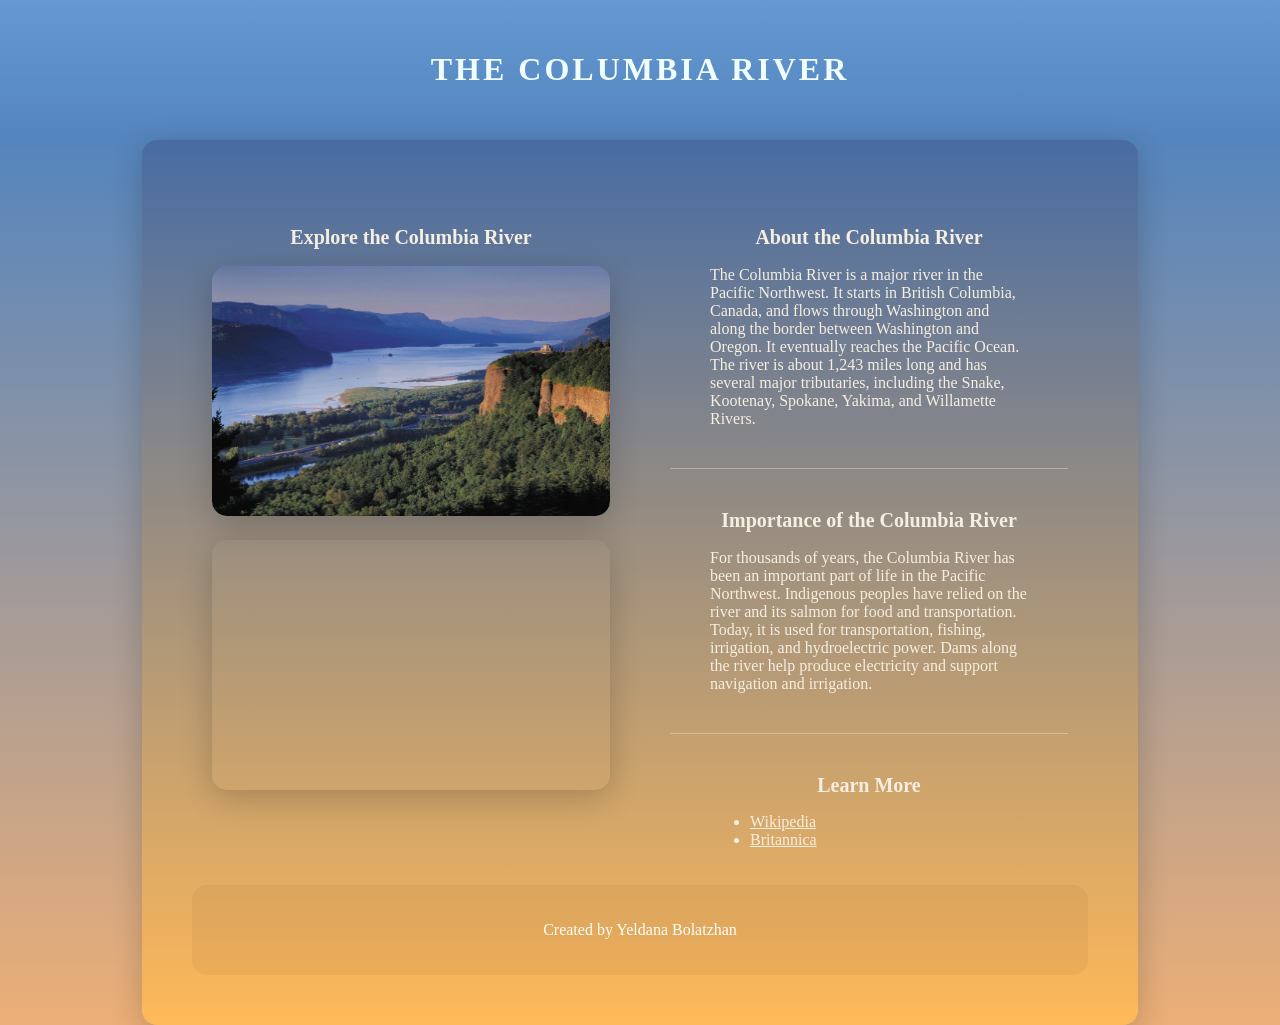
<file: columbia-river/index.html>
<!DOCTYPE html>
<html lang="en">
<head>
    <meta charset="UTF-8">
    <meta name="viewport" content="width=device-width, initial-scale=1.0">
    <title>Columbia River</title>
    <link rel="icon" href="favicon.png">
    <meta name="description" content="Information about Columbia river.">
</head>
<body style="background: linear-gradient(rgb(61, 126, 200), rgb(236, 175, 119));
            font-family:Georgia, 'Times New Roman', Times, serif;
            color: rgb(245, 238, 225);margin: 0;">
    
    <!-- Header -->
    <header style="background: linear-gradient(rgba(252, 250, 249, 0.216), rgba(32, 42, 68, 0)); 
                   margin: 0; padding: 30px; color:azure;letter-spacing: 3px;"> 
            <h1 style="text-align:center;"> THE COLUMBIA RIVER</h1>
    </header>
    
    <!-- Decorative container -->
    <div style="width: 70%; margin: 0px auto; padding: 50px; border-radius: 15px;
                background: linear-gradient(rgb(72, 108, 162), rgb(255, 185, 88));
                box-shadow: 0 8px 32px rgba(0, 0, 0, 0.2);">

        <!-- Main content -->
        <main style="display: grid; 
                    grid-template-columns: 1fr 1fr; gap: 20px;">
            
            <!-- Image and video section -->
            <div style=" border-radius: 15px; padding: 20px; text-align: center">
                <h2 style="font-size: 20px;">Explore the Columbia River</h2>

                <!-- Image -->
                <img src="columbia-river.webp"
                     alt="View of the Columbia River"
                     style="width: 100%; height:250px; border-radius: 15px; margin-bottom: 20px; box-shadow: 0 8px 32px rgba(0, 0, 0, 0.2);">
                
                <!-- YouTube video -->
                <iframe 
                    src="https://www.youtube.com/embed/pM8qfnmZJhQ" 
                    title="Columbia River video"
                    style="width:100%; height:250px;border-radius: 15px; border: none; box-shadow: 0 8px 32px rgba(0, 0, 0, 0.2);">
                </iframe>
            </div>

            <!-- Information section -->
            <div style=" border-radius: 15px; padding: 20px;">

                <!-- About the Columbia River -->
                <article  style="margin: 0px 40px">
                    <h2 style="text-align: center;  font-size: 20px;">About the Columbia River</h2>
                        <p> The Columbia River is a major river in the Pacific Northwest.
                            It starts in British Columbia, Canada, and flows through Washington and along the border between Washington and Oregon.
                            It eventually reaches the Pacific Ocean. 
                            The river is about 1,243 miles long and has several major tributaries, 
                            including the Snake, Kootenay, Spokane, Yakima, and Willamette Rivers.</p>
                </article>

                <hr style="border: 0; border-top: 1px solid rgba(249, 230, 213, 0.4); margin: 40px 0;">

                <!-- Importance of the Columbia River -->
                <article style="margin: 0px 40px">
                    <h2 style="text-align: center; font-size: 20px;">Importance of the Columbia River</h2>
                    <p>For thousands of years, the Columbia River has been an important part of life in the Pacific Northwest.
                        Indigenous peoples have relied on the river and its salmon for food and transportation. 
                        Today, it is used for transportation, fishing, irrigation, and hydroelectric power. 
                        Dams along the river help produce electricity and support navigation and irrigation.</p>
                </article>
                <hr style="border: 0; border-top: 1px solid rgba(249, 230, 213, 0.4); margin: 40px 0;">
                
                <!-- External links -->
                <article style="margin: 0px 40px">
                    <h2 style="font-size: 20px; 
                                text-align: center">Learn More</h2>
                    <ul>
                        <li> <a href="https://en.wikipedia.org/wiki/Columbia_River"
                                target="_blank"
                                rel="noopener noreferrer"
                                style="color: rgb(245, 238, 225);">Wikipedia</a></li>

                        <li> <a href="https://www.britannica.com/place/Columbia-River"
                                target="_blank"
                                rel="noopener noreferrer"
                                style="color: rgb(245, 238, 225);">Britannica</a> </li>
                    </ul>
                </article>
            </div>
        </main>

        <!-- Footer -->
        <footer style="text-align: center; 
                        padding: 20px;
                        color: rgb(255, 254, 252);
                        border-radius: 15px;
                        background-color: rgba(97, 59, 31, 0.064);">
            <p>Created by Yeldana Bolatzhan</p>
        </footer>

    </div>
</body>
</html>
</file>
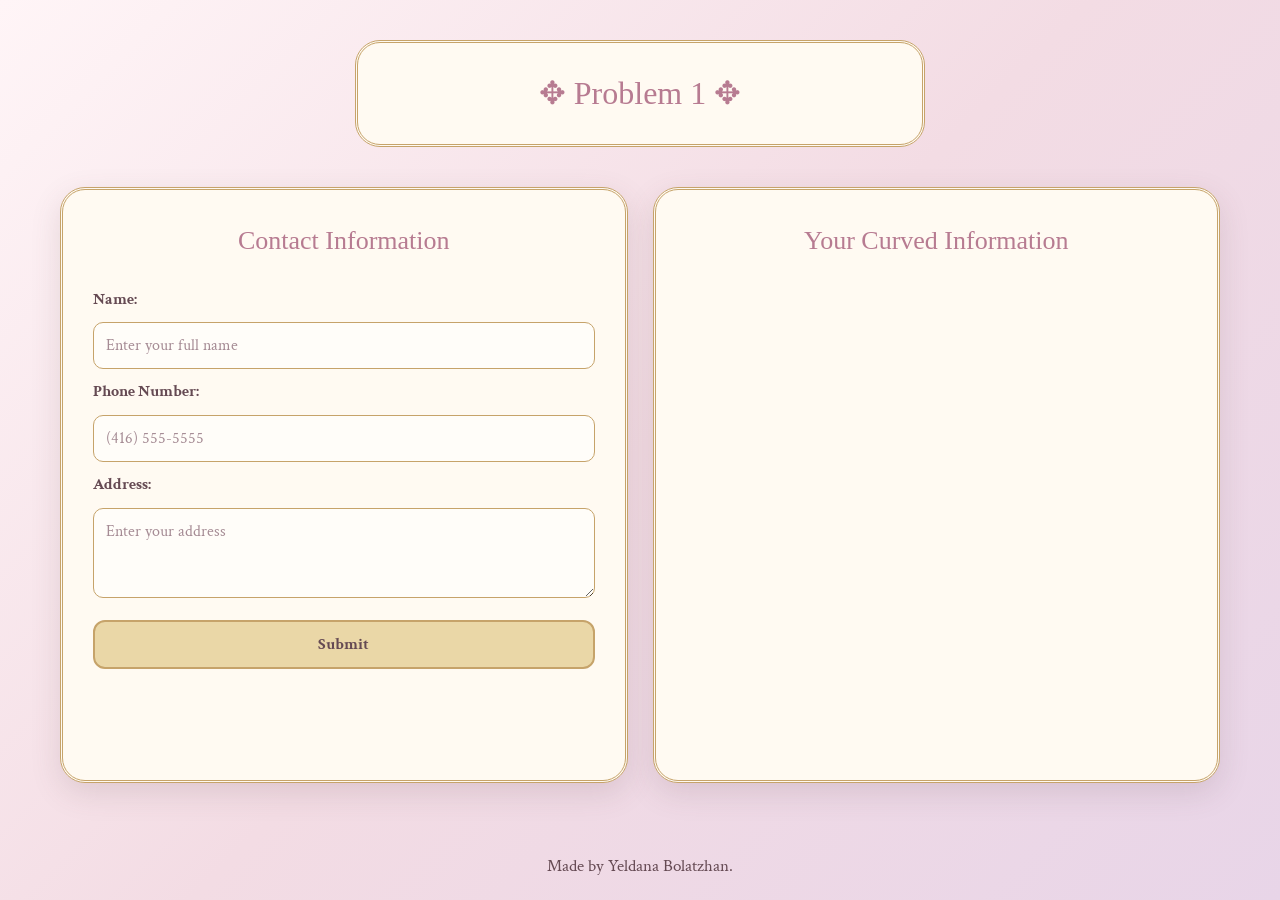
<file: javascript-frameworks/lab05a.html>
<!DOCTYPE html>
<html lang="en">
<head>
    <meta charset="UTF-8">
    <meta name="viewport" content="width=device-width, initial-scale=1.0">
    <title>Lab05 - Problem 1</title>
    <link rel="preconnect" href="https://fonts.googleapis.com">
    <link rel="preconnect" href="https://fonts.gstatic.com" crossorigin>
    <link href="https://fonts.googleapis.com/css2?family=Crimson+Text:ital,wght@0,400;0,600;0,700;1,400;1,600;1,700&family=Redaction+35:ital,wght@0,400;0,700;1,400&display=swap" rel="stylesheet">
    <style>
        /* Colors */
        :root {
            --pink: #f3dce4;
            --rose: #b77b91;
            --cream: #fffaf2;
            --gold: #c6a36a;
            --brown: #654a53;
        }

        * {
            box-sizing: border-box;
        }

        body {
            margin: 0;
            min-height: 100vh;
            display: flex;
            flex-direction: column;
            background: linear-gradient(135deg, #fff5f7, #f3dce4, #e8d5e8);
            color: var(--brown);
            font-family: 'Crimson Text', serif;
            font-size: 16px;
            line-height: 1.6;
        }

        /* Header */
        header {
            max-width: 570px;
            width: calc(100% - 30px);
            margin: 40px auto 0;
            padding: 25px;
            background: var(--cream);
            border: 3px double var(--gold);
            border-radius: 25px;
            text-align: center;
        }

        header h1 {
            margin: 0;
            color: var(--rose);
            font-family: 'Redaction 35', serif;
            font-size: 32px;
            font-weight: normal;
        }

        /* Main layout */
        main {
            display: flex;
            justify-content: center;
            align-items: stretch;
            flex: 1;
            gap: 25px;
            width: 100%;
            max-width: 1200px;
            margin: 40px auto 50px;
            padding: 0 20px;
        }

        section {
            padding: 30px;
            background: var(--cream);
            border: 3px double var(--gold);
            border-radius: 25px;
            box-shadow: 0 10px 30px rgba(101, 74, 83, 0.15);
        }

        #formSection {
            flex: 1;
            min-width: 0;
        }

        #result {
            display: block;
            flex: 1;
            min-width: 0;
            min-height: 420px;
            text-align: center;
        }

        section h2 {
            margin: 0 0 25px;
            color: var(--rose);
            font-family: 'Redaction 35', serif;
            font-size: 26px;
            font-weight: normal;
            text-align: center;
        }

        /* Form */
        form {
            display: flex;
            flex-direction: column;
            gap: 10px;
        }

        label {
            color: var(--brown);
            font-size: 16px;
            font-weight: bold;
        }

        input,
        textarea {
            width: 100%;
            padding: 12px;
            background: #fffdf9;
            color: #8b6b45;
            border: 1px solid var(--gold);
            border-radius: 10px;
            font-family: 'Crimson Text', serif;
            font-size: 16px;
            caret-color: var(--rose);
        }

        input::placeholder,
        textarea::placeholder {
            color: #a58b94;
        }

        input:focus,
        textarea:focus {
            outline: 2px solid var(--gold);
            border-color: var(--gold);
            background: var(--cream);
            color: #8b6b45;
        }

        input::selection,
        textarea::selection {
            background: var(--pink);
            color: var(--brown);
        }

        input:-webkit-autofill,
        input:-webkit-autofill:focus {
            -webkit-text-fill-color: #8b6b45;
            box-shadow: 0 0 0 1000px #fffdf9 inset;
        }

        textarea {
            min-height: 90px;
            resize: vertical;
        }
        
        button {
            margin-top: 12px;
            padding: 12px;
            background: #ead7a7;
            color: #654a53;
            border: 2px solid var(--gold);
            border-radius: 12px;
            font-family: 'Crimson Text', serif;
            font-size: 16px;
            font-weight: bold;
            cursor: pointer;
        }

        button:hover {
            background: #dfc48b;
        }

        #error {
            margin: 0;
            color: #a04f69;
            font-size: 15px;
            font-weight: bold;
            text-align: center;
        }

        /* Preview */
        #curveArea {
            display: flex;
            justify-content: center;
            align-items: center;
            width: 100%;
            min-height: 300px;
            padding: 20px;
        }

        #curve {
            position: relative;
            width: 100%;
            margin: 0 auto;
            color: #a47c45;
            font-family: 'Redaction 35', serif;
            font-size: 20px;
            font-weight: normal;
            text-align: center;
        }

        footer {
            padding: 20px;
            color: var(--brown);
            font-family: 'Crimson Text', serif;
            font-size: 17px;
            text-align: center;
        }

        footer p {
            margin: 0;
        }
        
        /* Mobile */
        @media (max-width: 700px) {
            header {
                margin-top: 20px;
            }

            header h1 {
                font-size: 28px;
            }

            main {
                flex-direction: column;
            }

            #formSection,
            #result {
                width: 100%;
                flex: none;
            }

            section {
                padding: 22px;
            }

            section h2 {
                font-size: 23px;
            }

            #curve {
                font-size: 16px;
            }
        }
    </style>
</head>
<body>
    <header>
        <h1>✥ Problem 1 ✥</h1>
    </header>
    <main>
        <section id="formSection">
            <h2>Contact Information</h2>
            <form id="userForm">
                <label for="name">Name:</label>
                <input type="text" id="name"
                       placeholder="Enter your full name" required>

                <label for="phone">Phone Number:</label>
                <input type="tel" id="phone"
                       placeholder="(416) 555-5555"
                       maxlength="14" required>

                <label for="address">Address:</label>
                <textarea id="address"
                          placeholder="Enter your address"
                          required></textarea>

                <button type="submit">Submit</button>
                <p id="error"></p>
            </form>
        </section>

        <section id="result">
            <h2>Your Curved Information</h2>
            <div id="curveArea"></div>
        </section>
    </main>

    <footer>
        <p>Made by Yeldana Bolatzhan.</p>
    </footer>

    <script src="https://ajax.aspnetcdn.com/ajax/jQuery/jquery-3.7.1.js"></script>
    <script src="https://ihypress.de/programming/javascript/arctext.js"></script>
    <script>
        $(document).ready(function () {
            $("#userForm").on("submit", function (event) {
                event.preventDefault();

                // Get values
                var name = $("#name").val().trim();
                var phone = $("#phone").val().trim();
                var address = $("#address").val().trim();
                $("#error").text("");

                // Check name
                if (!/^[A-Za-z ]+$/.test(name)) {
                    $("#error").text("Name must contain only letters and spaces.");
                    return;
                }

                // Check phone
                if (!/^\(\d{3}\) \d{3}-\d{4}$/.test(phone)) {
                    $("#error").text("Phone must be in format (416) 555-5555.");
                    return;
                }

                if (address === "") {
                    $("#error").text("Please enter your address.");
                    return;
                }

                // Change phone format
                function formatPhone(phone) {
                    return phone.replace(
                        /^\((\d{3})\) (\d{3})-(\d{4})$/,
                        "$1-$2-$3"
                    );
                }

                var newPhone = formatPhone(phone);
                var fullText = name.toUpperCase() + " - " +
                    newPhone + " - " + address.replace(/\s+/g, " ");

                // Display curved text
                $("#curveArea").html('<h2 id="curve"></h2>');
                $("#curve").text(fullText);

                $("#curve").arctext({
                    radius: 350,
                    dir: 1,
                    rotate: true
                });
            });
        });
    </script>
</body>
</html>
</file>
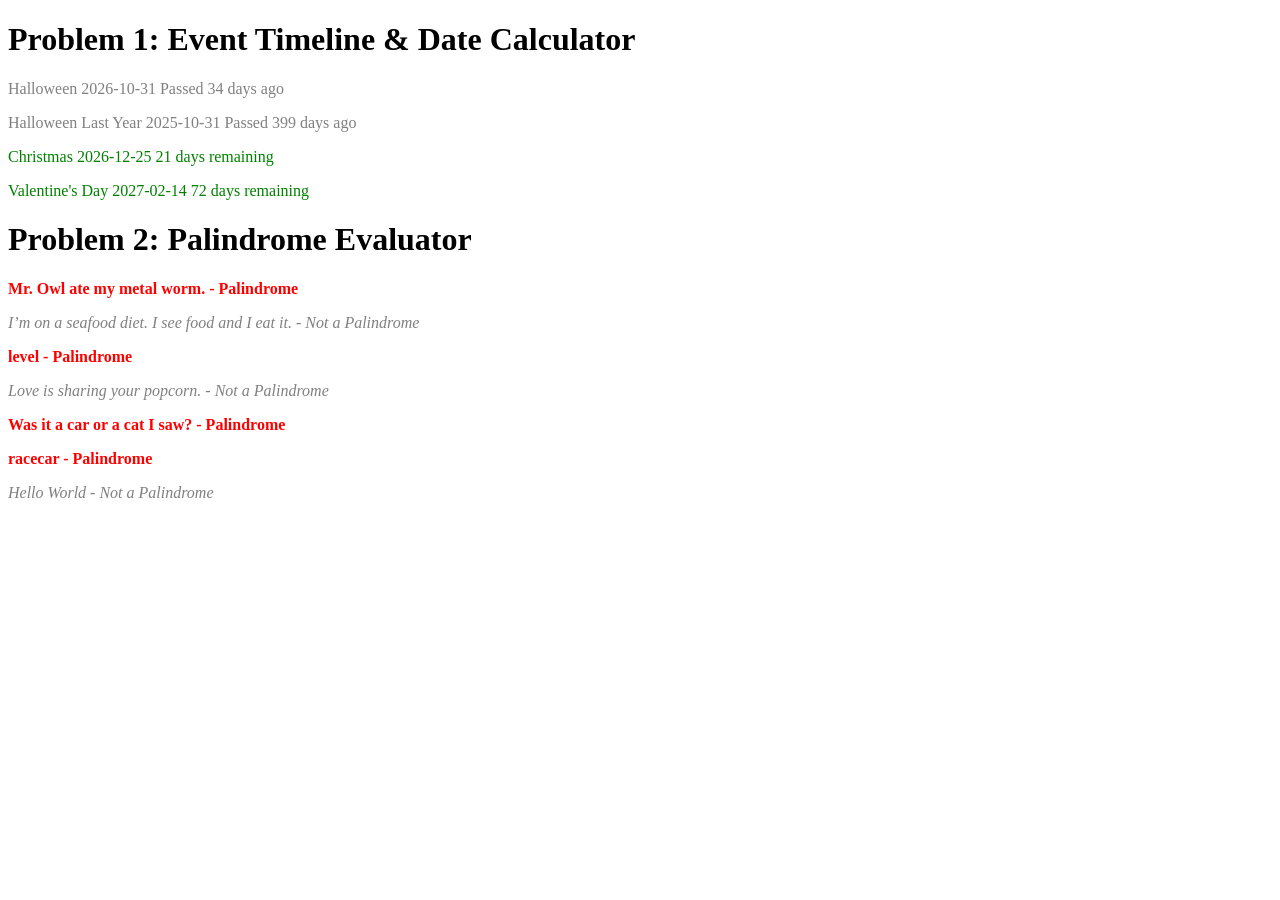
<file: javascript-problems/lab04.html>
<!DOCTYPE html>
<html lang="en">
<head>
    <meta charset="UTF-8">
    <meta name="viewport" content="width=device-width, initial-scale=1.0">
    <title>Lab 04</title>
    <script src="lab04.js"></script>
</head>
<body>
    <h1>Problem 1: Event Timeline & Date Calculator</h1>
    <script>showEvents();</script>

    <h1>Problem 2: Palindrome Evaluator</h1>
    <script>showPalindromes();</script>
</body>
</html>
</file>
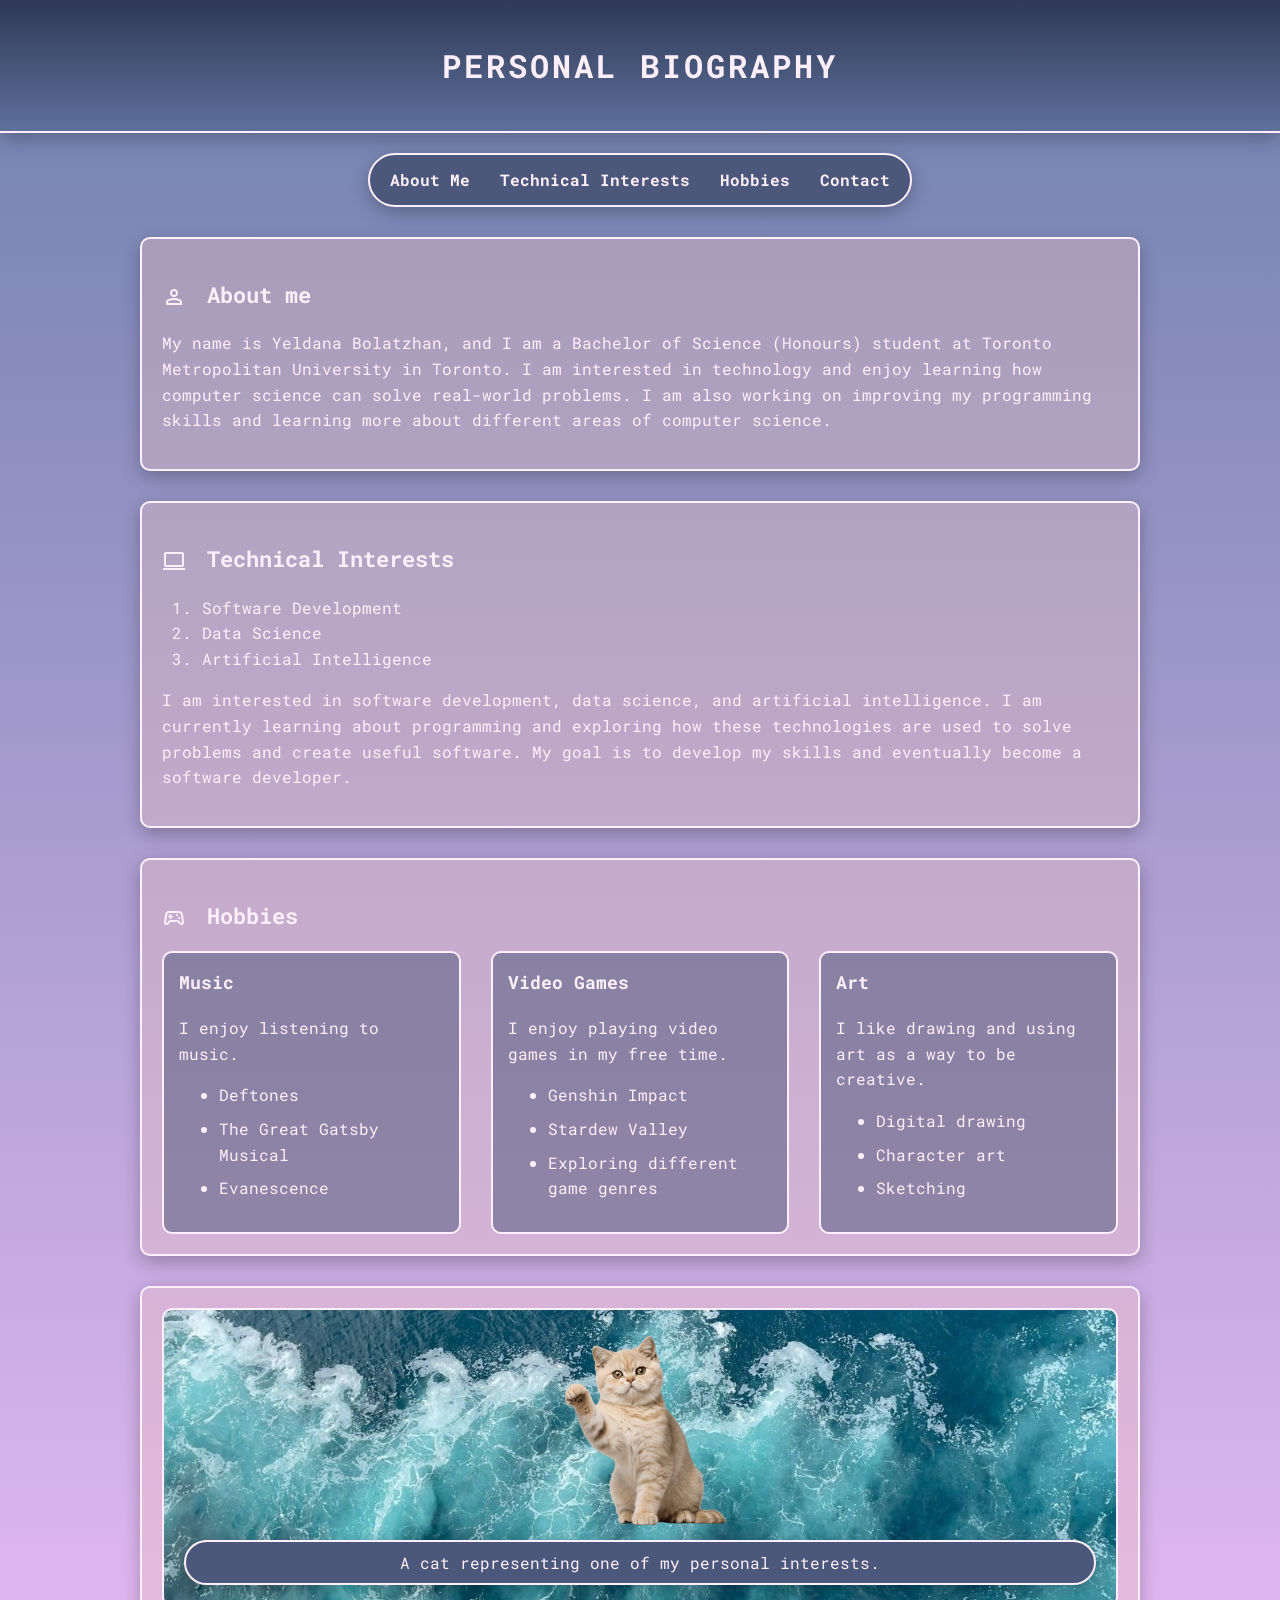
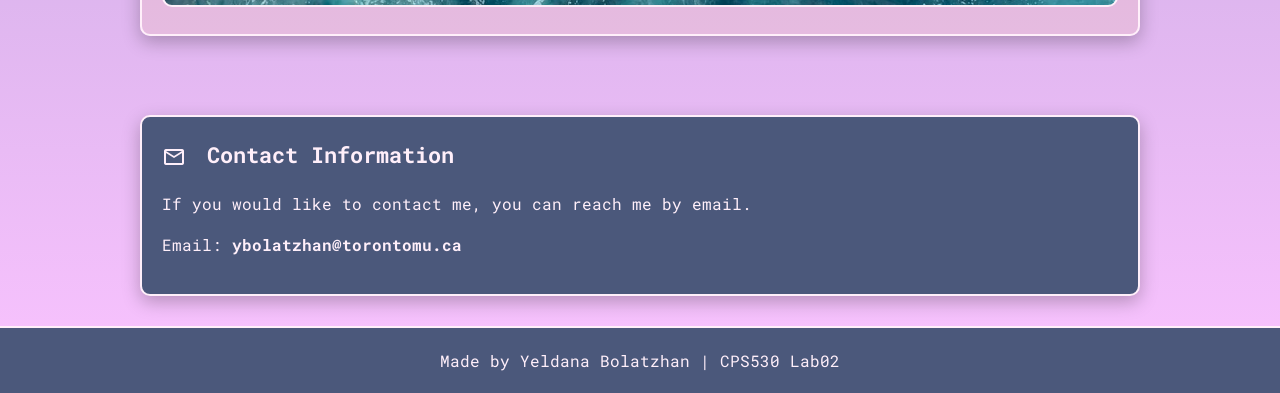
<file: personal-website/lab02.html>
<html lang="en">
<head>
    <meta charset="UTF-8">
    <meta name="viewport" content="width=device-width, initial-scale=1.0">
    <link rel="stylesheet" href="lab02.css">

    <!-- Google Font -->
    <link rel="preconnect" href="https://fonts.googleapis.com">
    <link rel="preconnect" href="https://fonts.gstatic.com" crossorigin>
    <link href="https://fonts.googleapis.com/css2?family=Roboto+Mono:ital,wght@0,100..700;1,100..700&display=swap" rel="stylesheet">

    <!-- Google Icons -->
    <link rel="stylesheet" href="https://fonts.googleapis.com/css2?family=Material+Symbols+Outlined:opsz,wght,FILL,GRAD@20..48,100..700,0..1,-50..200">

    <title>Personal Biography - Yeldana Bolatzhan</title>
</head>

<body>
  <!-- Header -->
  <header>
    <h1>Personal Biography</h1>
  </header>

  <!-- Navigation -->
  <nav>
    <a href="#about">About Me</a>
    <a href="#interests">Technical Interests</a>
    <a href="#hobbies">Hobbies</a>
    <a href="#contact">Contact</a>
  </nav>

  <!-- Main Content -->
   <main>

    <!-- About Me -->
     <section id="about">
        <h2>
          <span class="material-symbols-outlined">person</span>
          About me
        </h2>

        <p>My name is Yeldana Bolatzhan, and I am a Bachelor of Science (Honours) student at Toronto Metropolitan University in Toronto. 
          I am interested in technology and enjoy learning how computer science can solve real-world problems. 
          I am also working on improving my programming skills and learning more about different areas of computer science.</p>
     </section>
    
    <!-- Technical Interests -->
     <section id="interests">
        <h2>  
          <span class="material-symbols-outlined">computer</span>
          Technical Interests</h2>  
        <ol>
          <li>Software Development</li>
          <li>Data Science</li>
          <li>Artificial Intelligence</li>
        </ol>

        <p> I am interested in software development, data science, and artificial intelligence.
          I am currently learning about programming and exploring how these technologies are
          used to solve problems and create useful software. 
          My goal is to develop my skills and eventually become a software developer.</p>
     </section>

  <!-- Hobbies-->
    <section id="hobbies">
      <h2>
        <span class="material-symbols-outlined">sports_esports</span>
        Hobbies
      </h2>

      <div class="hobby-container">
        <div class="hobby">
            <h3>Music</h3>
            <p>I enjoy listening to music.</p>
            <ul>
                <li>Deftones</li>
                <li>The Great Gatsby Musical</li>
                <li>Evanescence</li>
            </ul>
        </div>

        <div class="hobby">
          <h3>Video Games</h3>
          <p>I enjoy playing video games in my free time.</p>
          <ul>
            <li>Genshin Impact</li>
            <li>Stardew Valley</li>
            <li>Exploring different game genres</li>
          </ul>
        </div>

        <div class="hobby">
          <h3>Art</h3>
          <p>I like drawing and using art as a way to be creative.</p>
          <ul>
            <li>Digital drawing</li>
            <li>Character art</li>
            <li>Sketching</li>
          </ul>
        </div>
      </div>
    </section>
     
    <!-- Photo -->
     <section id="photo">
        <figure>
          <img src="cat.png" alt="A cat">
          <figcaption>A cat representing one of my personal interests.</figcaption>
        </figure>
     </section>


     <!-- Contact -->
    <section id="contact">
      <h2>
        <span class="material-symbols-outlined">mail</span>
        Contact Information
      </h2>
      <p>
        If you would like to contact me, you can reach me by email.
      </p>
      <p>
        Email: <a href="mailto:ybolatzhan@torontomu.ca">ybolatzhan@torontomu.ca</a>
      </p>
    </section>
   </main>
   
  <!-- Footer -->
   <footer> Made by Yeldana Bolatzhan | CPS530 Lab02</footer>
</body>
</html>
</file>
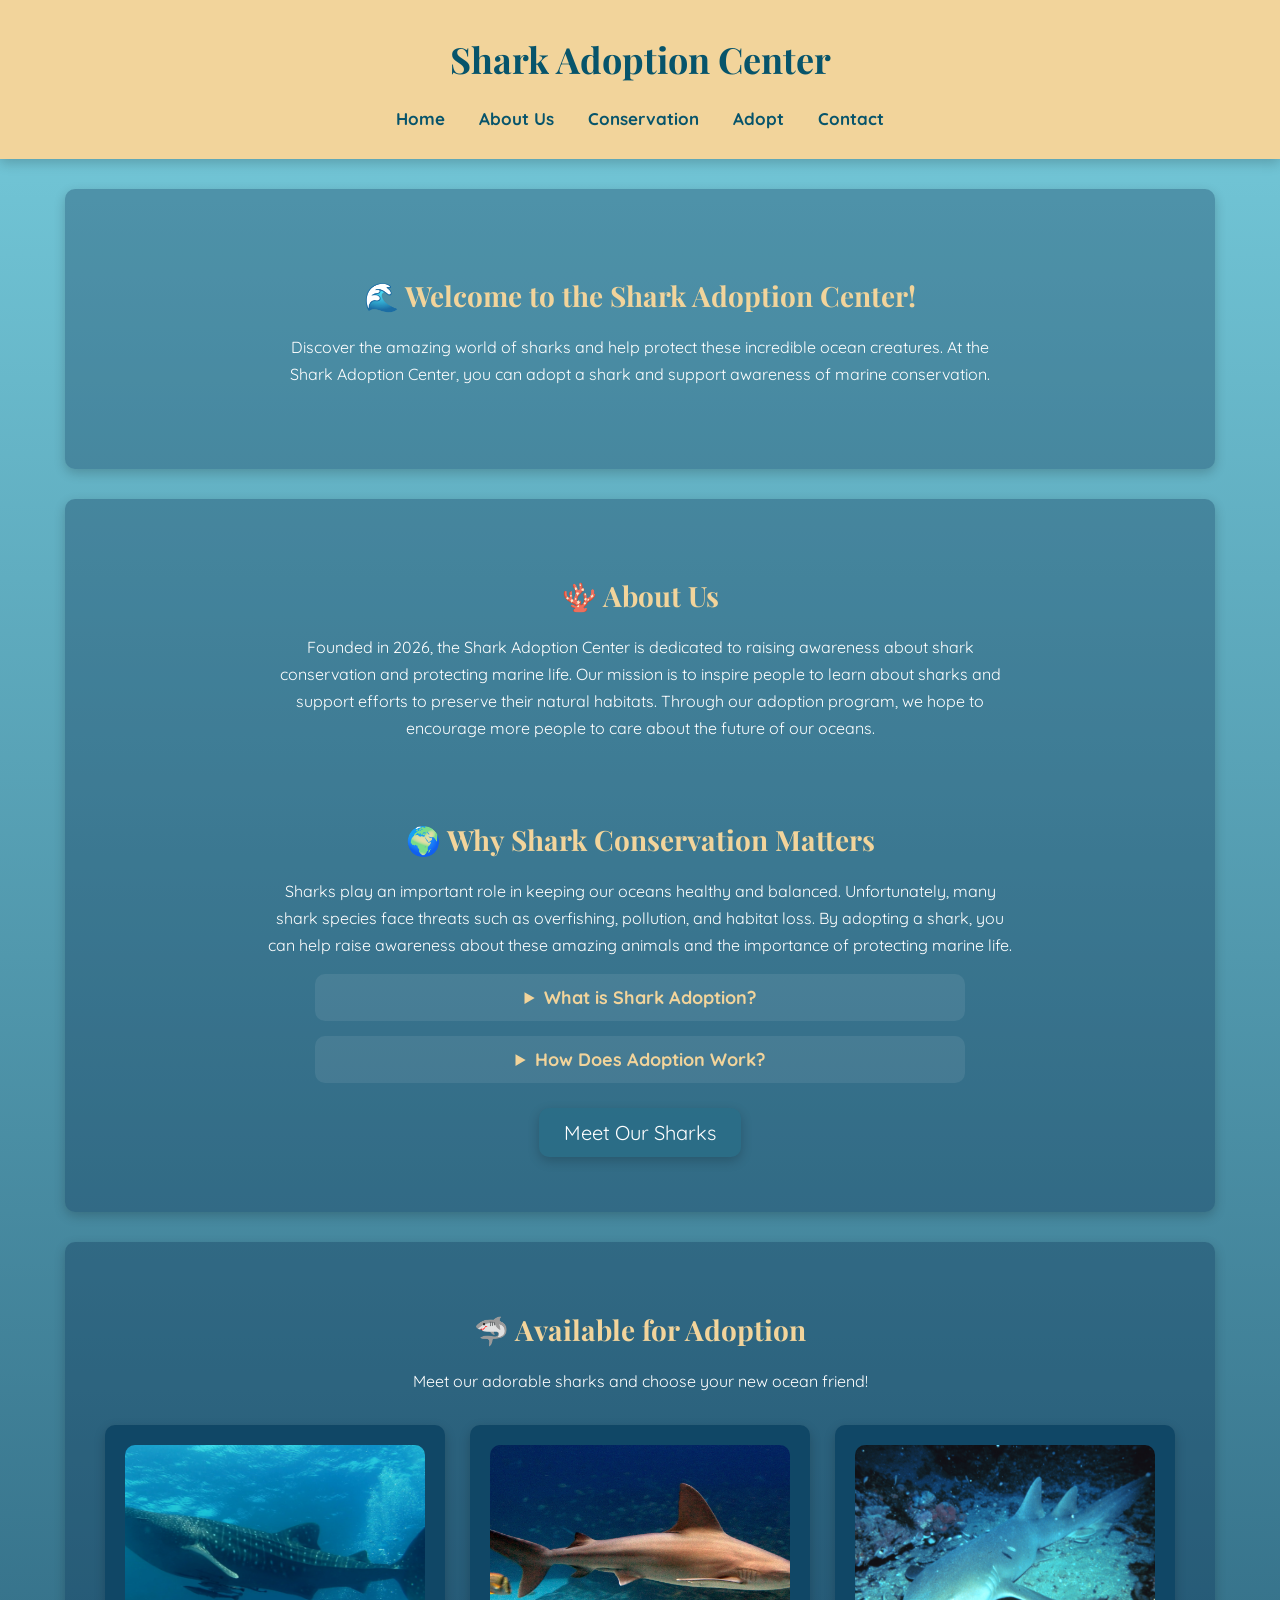
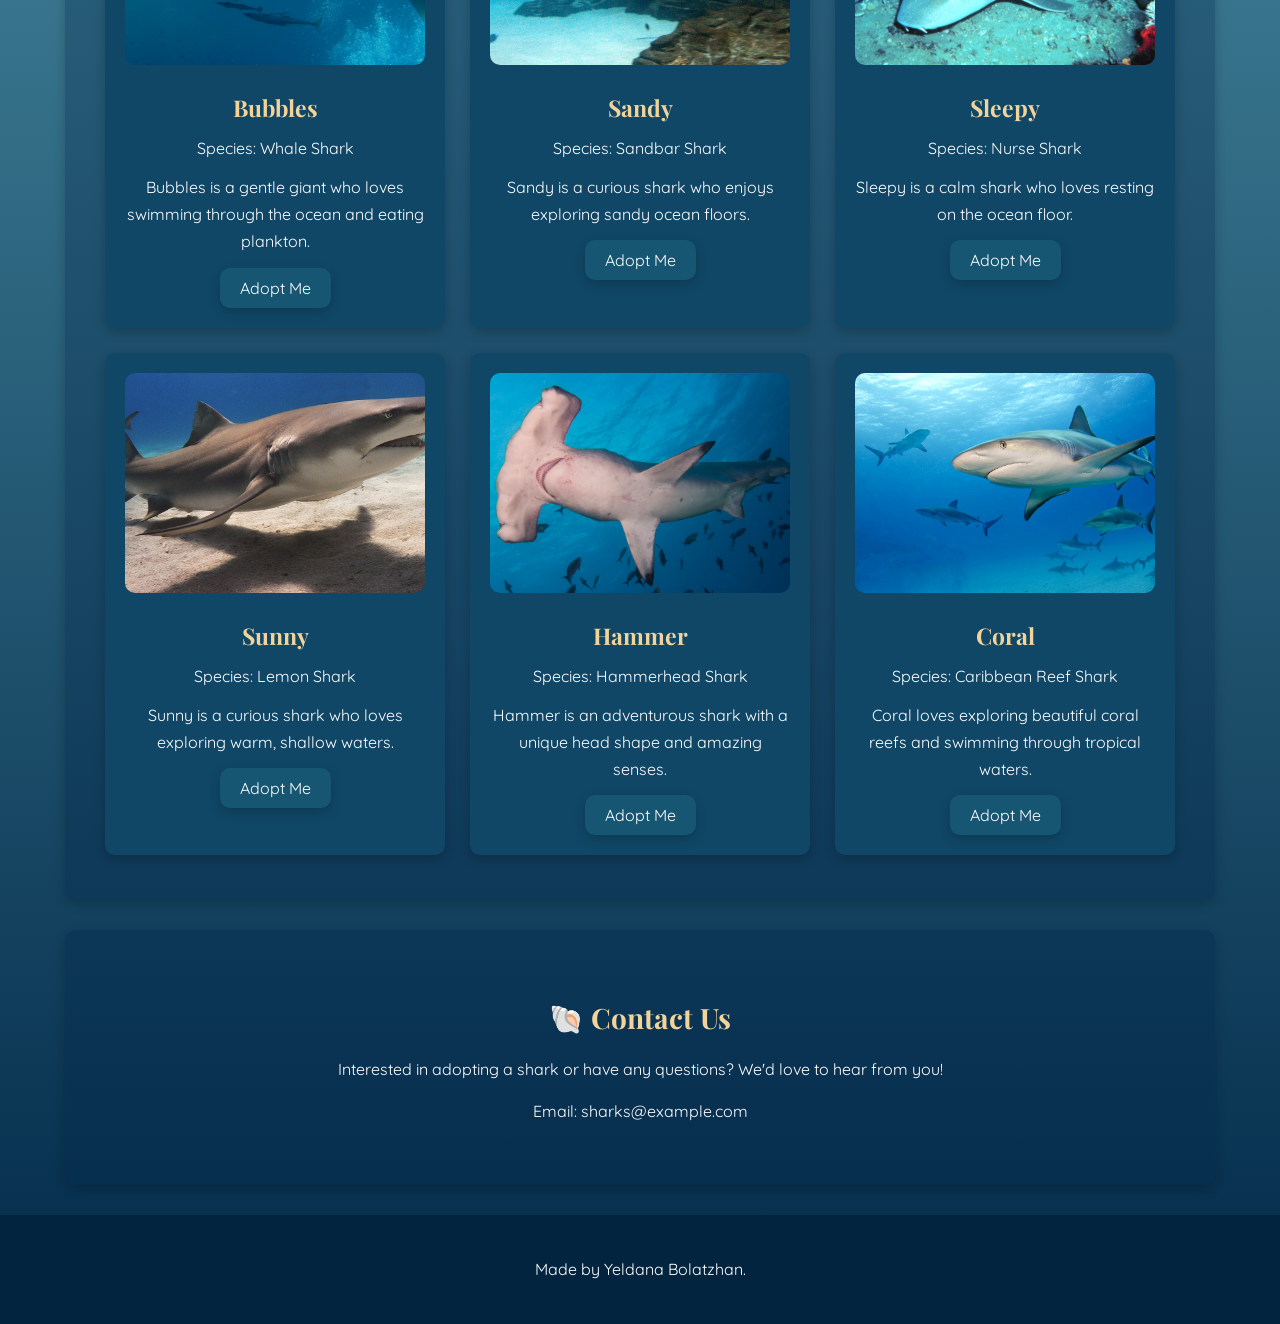
<file: shark-adoption/lab03a.html>
<!DOCTYPE html>
<html lang="en">
<head>
    <meta charset="UTF-8">
    <meta name="viewport" content="width=device-width, initial-scale=1.0">
    <title>Shark Adoption Center</title>

    <!-- Google Fonts -->
    <link rel="preconnect" href="https://fonts.googleapis.com">
    <link rel="preconnect" href="https://fonts.gstatic.com" crossorigin>
    <link href="https://fonts.googleapis.com/css2?family=Quicksand:wght@300..700&display=swap" rel="stylesheet">

    <link rel="preconnect" href="https://fonts.googleapis.com">
    <link rel="preconnect" href="https://fonts.gstatic.com" crossorigin>
    <link href="https://fonts.googleapis.com/css2?family=Playfair+Display:ital,wght@0,400..900;1,400..900&display=swap" rel="stylesheet">

    <!-- CSS -->
    <link rel="stylesheet" href="lab03a.css">
</head>

<body>
    <!-- Header -->
    <header>
        <h1>Shark Adoption Center</h1>

        <!-- Navigation -->
        <nav>
            <a href="#home">Home</a>
            <a href="#about">About Us</a>
            <a href="#info">Conservation</a>
            <a href="#adoption">Adopt</a>
            <a href="#contact">Contact</a>
        </nav>
    </header>

    <main>
        <!-- Home Section -->
        <section id="home">
            <h2>Welcome to the Shark Adoption Center!</h2>
            <p>
                Discover the amazing world of sharks and help protect
                these incredible ocean creatures. At the Shark Adoption Center,
                you can adopt a shark and support
                awareness of marine conservation.
            </p>
        </section>

        <!-- About Us Section -->
        <div class="info-box">

            <section id="about">
                <h2>About Us</h2>
                <p>
                    Founded in 2026, the Shark Adoption Center is dedicated
                    to raising awareness about shark conservation and protecting
                    marine life. Our mission is to inspire people to learn about
                    sharks and support efforts to preserve their natural habitats.
                    Through our adoption program, we hope to encourage
                    more people to care about the future of our oceans.
                </p>
            </section>

            <!-- Conservation Section -->
            <section id="info">
                <h2>Why Shark Conservation Matters</h2>
                <p>
                    Sharks play an important role in keeping our oceans
                    healthy and balanced. Unfortunately, many shark species
                    face threats such as overfishing, pollution, and habitat loss.
                    By adopting a shark, you can help raise
                    awareness about these amazing animals and the importance
                    of protecting marine life.
                </p>

                <!-- More Information -->
                <details>
                    <summary>What is Shark Adoption?</summary>
                    <p>
                        Shark adoption is a way to support shark conservation
                        and learn more about these incredible animals.
                        Sharks remain in their natural habitats.
                    </p>
                </details>

                <details>
                    <summary>How Does Adoption Work?</summary>
                    <p>
                        Browse our available sharks, choose your favorite,
                        and learn how you can help protect marine life.
                    </p>
                </details>

                <a href="#adoption">Meet Our Sharks</a>
            </section>
        </div>

        <!-- Adoption Section -->
        <section id="adoption">
            <h2>Available for Adoption</h2>
            <p>Meet our adorable sharks and choose your new ocean friend!</p>

            <!-- Shark Cards -->
            <div class="shark-grid">

                <!-- Whale Shark -->
                <article class="shark-card">
                    <img src="images/whale-shark.jpg" alt="Whale shark">
                    <h3>Bubbles</h3>
                    <p>Species: Whale Shark</p>
                    <p>
                        Bubbles is a gentle giant who loves swimming
                        through the ocean and eating plankton.
                    </p>
                    <a href="#contact">Adopt Me</a>
                </article>

                <!-- Sandbar Shark -->
                <article class="shark-card">
                    <img src="images/sandbar-shark.jpg" alt="Sandbar shark">
                    <h3>Sandy</h3>
                    <p>Species: Sandbar Shark</p>
                    <p>
                        Sandy is a curious shark who enjoys exploring
                        sandy ocean floors.
                    </p>
                    <a href="#contact">Adopt Me</a>
                </article>

                <!-- Nurse Shark -->
                <article class="shark-card">
                    <img src="images/nurse-shark.jpg" alt="Nurse shark">
                    <h3>Sleepy</h3>
                    <p>Species: Nurse Shark</p>
                    <p>
                        Sleepy is a calm shark who loves resting
                        on the ocean floor.
                    </p>
                    <a href="#contact">Adopt Me</a>
                </article>

                <!-- Lemon Shark -->
                <article class="shark-card">
                    <img src="images/lemon-shark.jpg" alt="Lemon shark">
                    <h3>Sunny</h3>
                    <p>Species: Lemon Shark</p>
                    <p>
                        Sunny is a curious shark who loves exploring
                        warm, shallow waters.
                    </p>
                    <a href="#contact">Adopt Me</a>
                </article>

                <!-- Hammerhead Shark -->
                <article class="shark-card">
                    <img src="images/hammerhead-shark.jpg" alt="Hammerhead shark">
                    <h3>Hammer</h3>
                    <p>Species: Hammerhead Shark</p>
                    <p>
                        Hammer is an adventurous shark with a unique
                        head shape and amazing senses.
                    </p>
                    <a href="#contact">Adopt Me</a>
                </article>

                <!-- Caribbean Reef Shark -->
                <article class="shark-card">
                    <img src="images/caribbean-reef-shark.jpg" alt="Caribbean reef shark">
                    <h3>Coral</h3>
                    <p>Species: Caribbean Reef Shark</p>
                    <p>
                        Coral loves exploring beautiful coral reefs
                        and swimming through tropical waters.
                    </p>
                    <a href="#contact">Adopt Me</a>
                </article>

            </div>
        </section>

        <!-- Contact Section -->
        <section id="contact">
            <h2>Contact Us</h2>
            <p>
                Interested in adopting a shark or have any questions?
                We'd love to hear from you!
            </p>
            <p>Email: sharks@example.com</p>
        </section>
    </main>

    <!-- Footer -->
    <footer>
        <p>Made by Yeldana Bolatzhan.</p>
    </footer>
</body>
</html>
</file>
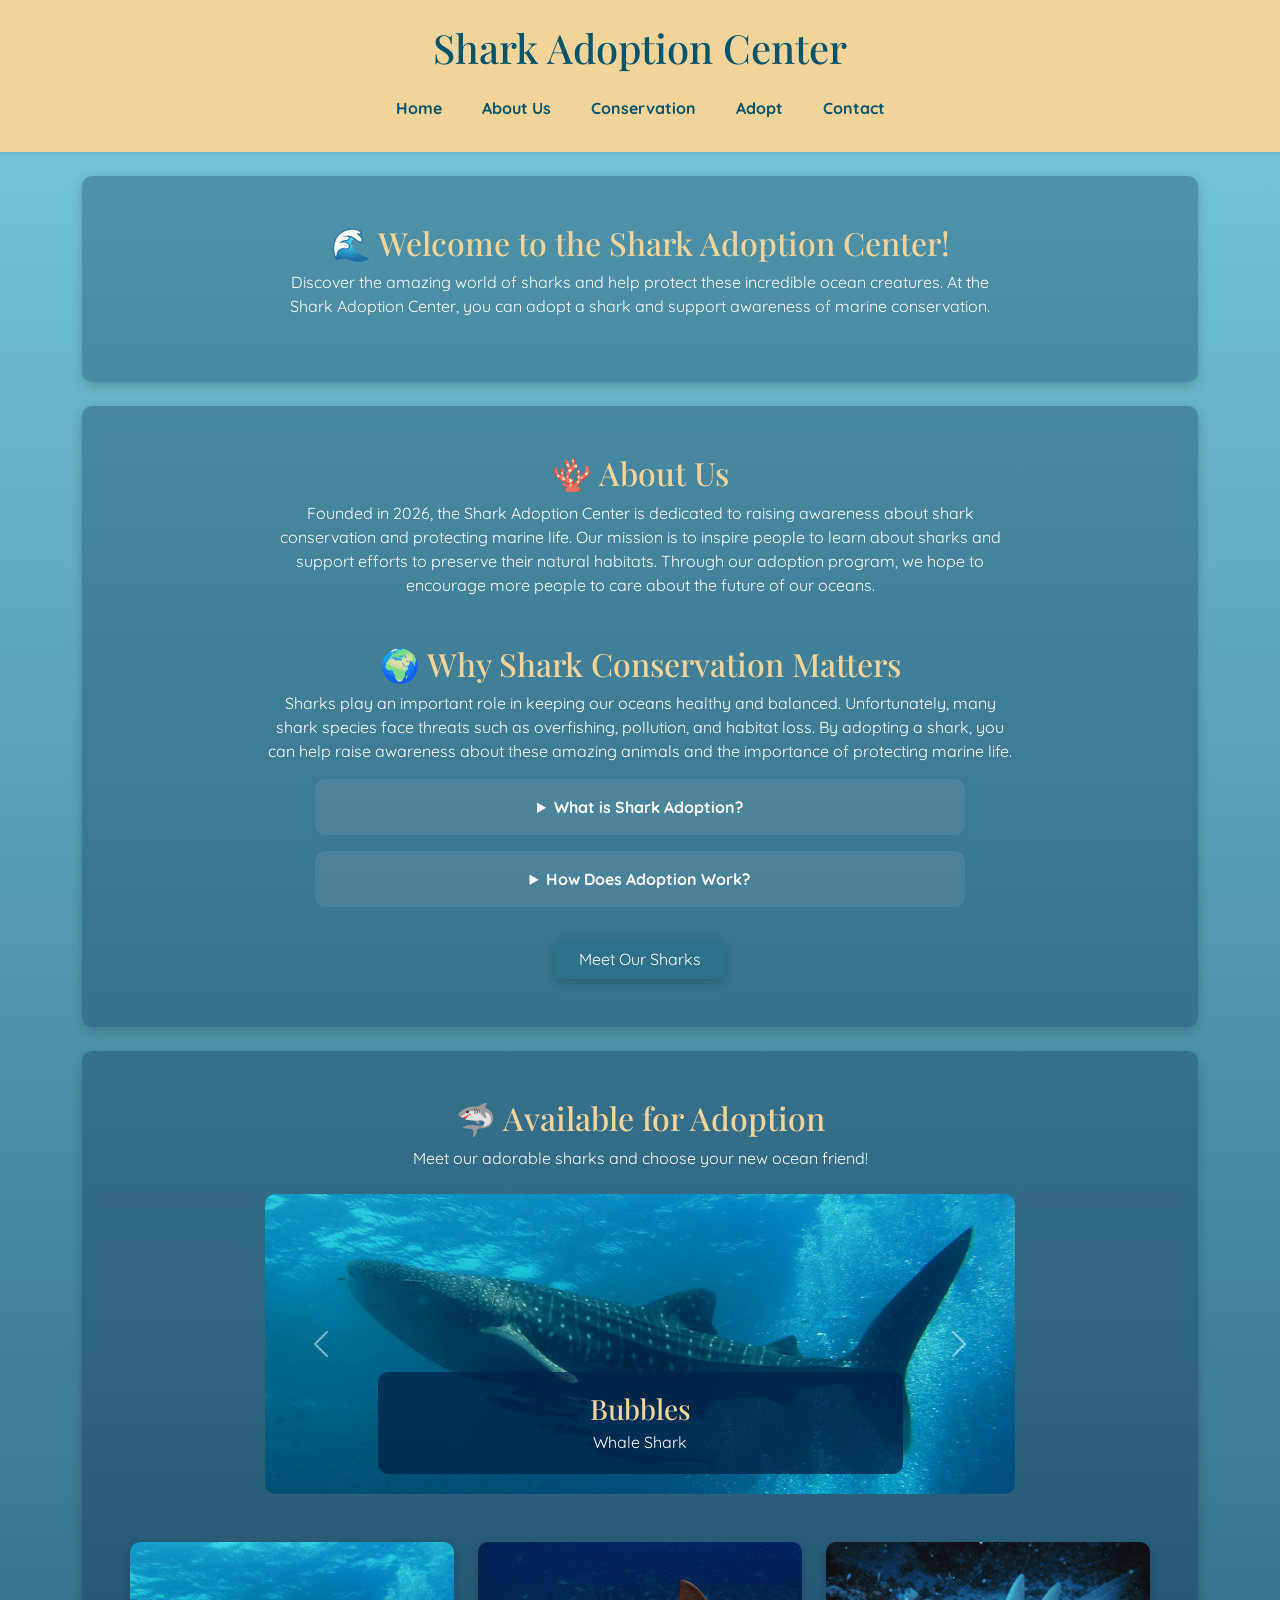
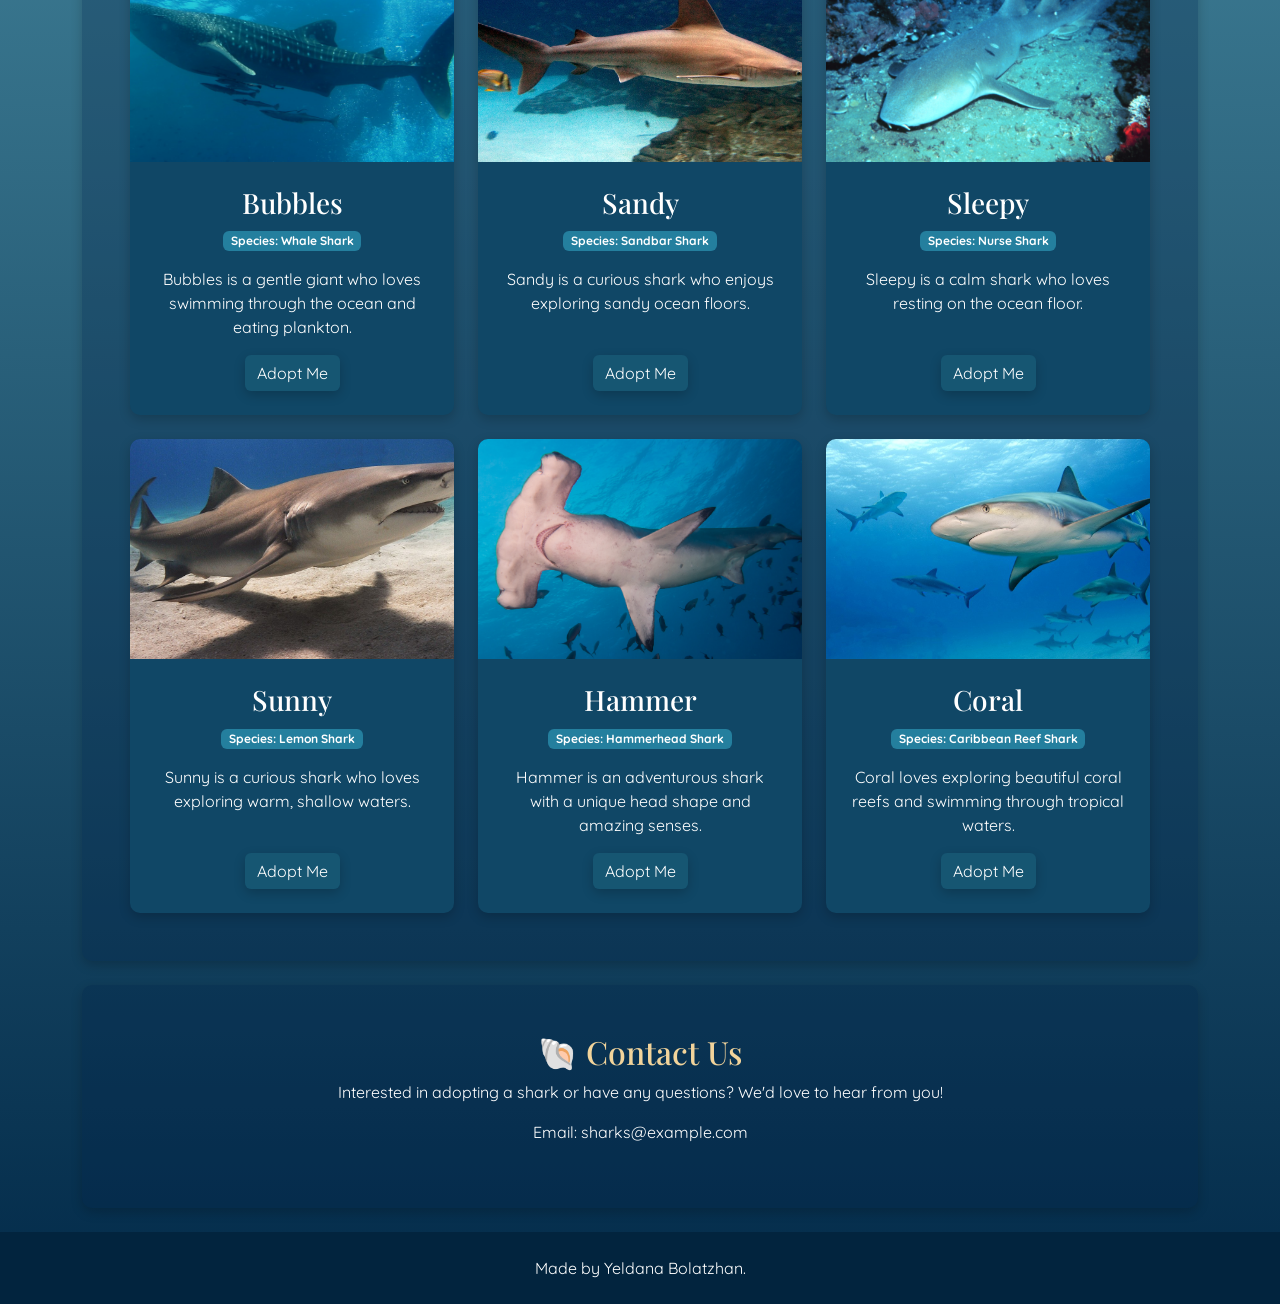
<file: shark-adoption/lab03b.html>
<!DOCTYPE html>
<html lang="en">
<head>
    <meta charset="UTF-8">
    <meta name="viewport" content="width=device-width, initial-scale=1.0">
    <title>Shark Adoption Center - Bootstrap</title>

    <!-- Google Fonts -->
    <link rel="preconnect" href="https://fonts.googleapis.com">
    <link rel="preconnect" href="https://fonts.gstatic.com" crossorigin>
    <link href="https://fonts.googleapis.com/css2?family=Quicksand:wght@300..700&display=swap" rel="stylesheet">

    <link rel="preconnect" href="https://fonts.googleapis.com">
    <link rel="preconnect" href="https://fonts.gstatic.com" crossorigin>
    <link href="https://fonts.googleapis.com/css2?family=Playfair+Display:ital,wght@0,400..900;1,400..900&display=swap" rel="stylesheet">

    <!-- Bootstrap 5 -->
    <link href="https://cdn.jsdelivr.net/npm/bootstrap@5.3.8/dist/css/bootstrap.min.css" rel="stylesheet">
    <script src="https://cdn.jsdelivr.net/npm/bootstrap@5.3.8/dist/js/bootstrap.bundle.min.js"></script>

    <!-- Theme colors -->
    <style>
        :root { --heading: #f2d49b; --card: #104766; }
        body { font-family: 'Quicksand', sans-serif; color: white; background: linear-gradient(to bottom, #77cddd, #032b4a); }
        h1, h2, h3 { font-family: 'Playfair Display', serif; }
        h2, h3 { color: var(--heading); }
        .site-header { background: #f2d49b; }
        .site-header h1, .site-header .nav-link { color: #07546b; }
        .site-header .nav-link:hover, .site-header .nav-link:focus { color: #1599b3; text-decoration: underline; }
        .section-box { background: rgba(0,35,72,.3); border-radius: 10px; box-shadow: 0 4px 12px rgba(0,0,0,.2); }
        .shark-card { background: var(--card); color: white; border: 0; border-radius: 10px; box-shadow: 0 4px 12px rgba(0,0,0,.2); }
        .shark-card img { width: 100%; height: 220px; object-fit: cover; }
        .ocean-btn { background: #206b8466; color: white; box-shadow: 0 4px 12px rgba(0,0,0,.2); border: 0; }
        .ocean-btn:hover, .ocean-btn:focus { background: #25b4e379; color: white; }
        .faq-box { background: rgba(255,255,255,.08); border-radius: 10px; }
        .species-badge { background: #247f9e; }
        .carousel-image { height: 300px; object-fit: cover; border-radius: 10px; }
        .carousel-caption { background: rgba(0,35,72,.75); border-radius: 10px; }
        footer { background: #02243e; }
    </style>
</head>
<body>
    <!-- Header and Navigation -->
    <header class="site-header text-center py-4 shadow-sm">
    <div class="container">
        <h1 class="mb-3">Shark Adoption Center</h1>
        <nav class="navbar navbar-expand-sm justify-content-center p-0" aria-label="Main navigation">
            <div class="navbar-nav flex-row flex-wrap justify-content-center gap-2 gap-md-4">
                <a class="nav-link fw-bold" href="#home">Home</a>
                <a class="nav-link fw-bold" href="#about">About Us</a>
                <a class="nav-link fw-bold" href="#info">Conservation</a>
                <a class="nav-link fw-bold" href="#adoption">Adopt</a>
                <a class="nav-link fw-bold" href="#contact">Contact</a>
            </div>
        </nav>
    </div>
</header>

    <main class="container py-4">
        <!-- Home -->
        <section id="home" class="section-box text-center p-4 p-md-5 mb-4">
            <h2>🌊 Welcome to the Shark Adoption Center!</h2>
            <p class="mx-auto" style="max-width:700px">Discover the amazing world of sharks and help protect these incredible ocean creatures. At the Shark Adoption Center, you can adopt a shark and support awareness of marine conservation.</p>
        </section>

        <!-- About Us and Conservation -->
        <div class="section-box p-4 p-md-5 mb-4 text-center">
            <section id="about" class="mb-5">
                <h2>🪸 About Us</h2>
                <p class="mx-auto" style="max-width:750px">Founded in 2026, the Shark Adoption Center is dedicated to raising awareness about shark conservation and protecting marine life. Our mission is to inspire people to learn about sharks and support efforts to preserve their natural habitats. Through our adoption program, we hope to encourage more people to care about the future of our oceans.</p>
            </section>
            <section id="info">
                <h2>🌍 Why Shark Conservation Matters</h2>
                <p class="mx-auto" style="max-width:750px">Sharks play an important role in keeping our oceans healthy and balanced. Unfortunately, many shark species face threats such as overfishing, pollution, and habitat loss. By adopting a shark, you can help raise awareness about these amazing animals and the importance of protecting marine life.</p>
                <details class="faq-box p-3 mx-auto my-3" style="max-width:650px">
                    <summary class="fw-bold">What is Shark Adoption?</summary>
                    <p class="mt-3">Shark adoption is a way to support shark conservation and learn more about these incredible animals. Sharks remain in their natural habitats.</p>
                </details>
                <details class="faq-box p-3 mx-auto my-3" style="max-width:650px">
                    <summary class="fw-bold">How Does Adoption Work?</summary>
                    <p class="mt-3">Browse our available sharks, choose your favorite, and learn how you can help protect marine life.</p>
                </details>
                <a class="btn ocean-btn mt-3 px-4 py-2" href="#adoption">Meet Our Sharks</a>
            </section>
        </div>

        <!-- Adoption -->
        <section id="adoption" class="section-box text-center p-4 p-md-5 mb-4">
            <h2>🦈 Available for Adoption</h2>
            <p>Meet our adorable sharks and choose your new ocean friend!</p>

            <!-- Bootstrap Carousel: auto-cycling and controls -->
            <div id="featuredSharks" class="carousel slide mx-auto my-4" data-bs-ride="carousel" data-bs-interval="3500" style="max-width:750px">
                <div class="carousel-inner">
            <div class="carousel-item active">
                <img src="images/whale-shark.jpg" class="d-block w-100 carousel-image" alt="Whale shark">
                <div class="carousel-caption d-block">
                    <h3 class="mb-1">Bubbles</h3>
                    <p class="mb-0">Whale Shark</p>
                </div>
            </div>
            <div class="carousel-item">
                <img src="images/sandbar-shark.jpg" class="d-block w-100 carousel-image" alt="Sandbar shark">
                <div class="carousel-caption d-block">
                    <h3 class="mb-1">Sandy</h3>
                    <p class="mb-0">Sandbar Shark</p>
                </div>
            </div>
            <div class="carousel-item">
                <img src="images/nurse-shark.jpg" class="d-block w-100 carousel-image" alt="Nurse shark">
                <div class="carousel-caption d-block">
                    <h3 class="mb-1">Sleepy</h3>
                    <p class="mb-0">Nurse Shark</p>
                </div>
            </div>
                </div>
                <button class="carousel-control-prev" type="button" data-bs-target="#featuredSharks" data-bs-slide="prev">
                    <span class="carousel-control-prev-icon" aria-hidden="true"></span>
                    <span class="visually-hidden">Previous</span>
                </button>
                <button class="carousel-control-next" type="button" data-bs-target="#featuredSharks" data-bs-slide="next">
                    <span class="carousel-control-next-icon" aria-hidden="true"></span>
                    <span class="visually-hidden">Next</span>
                </button>
            </div>

            <!-- Bootstrap Responsive Grid -->
            <div class="row g-4 mt-2">
            <!-- Bubbles -->
            <div class="col-12 col-md-6 col-lg-4">
                <article class="card shark-card h-100 text-center overflow-hidden">
                    <img src="images/whale-shark.jpg" class="card-img-top" alt="Whale shark">
                    <div class="card-body d-flex flex-column p-4">
                        <h3 class="card-title">Bubbles</h3>
                        <p><span class="badge species-badge">Species: Whale Shark</span></p>
                        <p class="card-text">Bubbles is a gentle giant who loves swimming through the ocean and eating plankton.</p>
                        <a href="#contact" class="btn ocean-btn mt-auto align-self-center">Adopt Me</a>
                    </div>
                </article>
            </div>
            <!-- Sandy -->
            <div class="col-12 col-md-6 col-lg-4">
                <article class="card shark-card h-100 text-center overflow-hidden">
                    <img src="images/sandbar-shark.jpg" class="card-img-top" alt="Sandbar shark">
                    <div class="card-body d-flex flex-column p-4">
                        <h3 class="card-title">Sandy</h3>
                        <p><span class="badge species-badge">Species: Sandbar Shark</span></p>
                        <p class="card-text">Sandy is a curious shark who enjoys exploring sandy ocean floors.</p>
                        <a href="#contact" class="btn ocean-btn mt-auto align-self-center">Adopt Me</a>
                    </div>
                </article>
            </div>
            <!-- Sleepy -->
            <div class="col-12 col-md-6 col-lg-4">
                <article class="card shark-card h-100 text-center overflow-hidden">
                    <img src="images/nurse-shark.jpg" class="card-img-top" alt="Nurse shark">
                    <div class="card-body d-flex flex-column p-4">
                        <h3 class="card-title">Sleepy</h3>
                        <p><span class="badge species-badge">Species: Nurse Shark</span></p>
                        <p class="card-text">Sleepy is a calm shark who loves resting on the ocean floor.</p>
                        <a href="#contact" class="btn ocean-btn mt-auto align-self-center">Adopt Me</a>
                    </div>
                </article>
            </div>
            <!-- Sunny -->
            <div class="col-12 col-md-6 col-lg-4">
                <article class="card shark-card h-100 text-center overflow-hidden">
                    <img src="images/lemon-shark.jpg" class="card-img-top" alt="Lemon shark">
                    <div class="card-body d-flex flex-column p-4">
                        <h3 class="card-title">Sunny</h3>
                        <p><span class="badge species-badge">Species: Lemon Shark</span></p>
                        <p class="card-text">Sunny is a curious shark who loves exploring warm, shallow waters.</p>
                        <a href="#contact" class="btn ocean-btn mt-auto align-self-center">Adopt Me</a>
                    </div>
                </article>
            </div>
            <!-- Hammer -->
            <div class="col-12 col-md-6 col-lg-4">
                <article class="card shark-card h-100 text-center overflow-hidden">
                    <img src="images/hammerhead-shark.jpg" class="card-img-top" alt="Hammerhead shark">
                    <div class="card-body d-flex flex-column p-4">
                        <h3 class="card-title">Hammer</h3>
                        <p><span class="badge species-badge">Species: Hammerhead Shark</span></p>
                        <p class="card-text">Hammer is an adventurous shark with a unique head shape and amazing senses.</p>
                        <a href="#contact" class="btn ocean-btn mt-auto align-self-center">Adopt Me</a>
                    </div>
                </article>
            </div>
            <!-- Coral -->
            <div class="col-12 col-md-6 col-lg-4">
                <article class="card shark-card h-100 text-center overflow-hidden">
                    <img src="images/caribbean-reef-shark.jpg" class="card-img-top" alt="Caribbean reef shark">
                    <div class="card-body d-flex flex-column p-4">
                        <h3 class="card-title">Coral</h3>
                        <p><span class="badge species-badge">Species: Caribbean Reef Shark</span></p>
                        <p class="card-text">Coral loves exploring beautiful coral reefs and swimming through tropical waters.</p>
                        <a href="#contact" class="btn ocean-btn mt-auto align-self-center">Adopt Me</a>
                    </div>
                </article>
            </div>
            </div>
        </section>

        <!-- Contact -->
        <section id="contact" class="section-box text-center p-4 p-md-5">
            <h2>🐚 Contact Us</h2>
            <p>Interested in adopting a shark or have any questions? We'd love to hear from you!</p>
            <p>Email: sharks@example.com</p>
        </section>
    </main>

    <!-- Footer -->
    <footer class="text-center p-4"><p class="mb-0">Made by Yeldana Bolatzhan.</p></footer>

</body>
</html>
</file>
<file: personal-website/lab02.css>
/* Variables */
:root {
    --primary-color: #ffeffa;
    --second-color: #4b587b;
    --text-color: #ffeffa;
    --spacing: 20px;
    --border: 2px solid var(--primary-color);
    --shadow: 0 6px 18px rgba(0, 0, 0, 0.25);
    --radius: 10px;
    --body-size: 16px;
    --heading-size: 22px;
    --title-size: 32px;
}

/* Global reset */
* {
    box-sizing: border-box;
}

/* Body */
body {
    margin: 0;
    padding: 0;
    color: var(--text-color);
    background: linear-gradient(#6f81ad, #fac3ff);
    font-family: "Roboto Mono", monospace;
    font-size: var(--body-size);
    line-height: 1.6;
}

/* Header */
header {
    padding: calc(var(--spacing) * 2);
    text-align: center;
    color: white;
    border-bottom: var(--border);
    box-shadow: var(--shadow);
    background: linear-gradient(#2f3956, #5e709c);
 
}

header h1 {
    margin: 0;
    color: var(--primary-color);
    font-size: var(--title-size);
    text-transform: uppercase;
    letter-spacing: 3px;
}

/* Navigation */
nav {
    width: fit-content;
    margin: 20px auto;
    padding: 12px 20px;
    text-align: center;
    background-color: var(--second-color);
    border: var(--border);
    border-radius: 50px;
    box-shadow: var(--shadow);

    /* Flexbox */
    display: flex;
    justify-content: center;
    align-items: center;
    gap: 30px;
    flex-wrap: wrap;
}

nav a {
    margin: 0;
    color: var(--primary-color);
    font-size: var(--body-size);
    text-decoration: none;
    font-weight: bold;
}

nav a:hover {
    text-decoration: underline;
}

/* Main content */
main {
    position: relative;
    width: 90%;
    max-width: 1000px;
    margin: 30px auto;
    padding-bottom: 230px;
}

/* All sections */
section {
    margin-bottom: 30px;
    padding: var(--spacing);
    border: var(--border);
    border-radius: var(--radius);
    background-color: rgba(239, 192, 192, 0.351);
    box-shadow: var(--shadow);
}

/* Hobbies Flexbox */
.hobby-container {
    display: flex;
    justify-content: space-between;
    gap: 30px;
}

.hobby {
    flex: 1;
    padding: 15px;
    border: var(--border);
    border-radius: var(--radius);
    background-color: rgba(75, 88, 123, 0.5);
}

.hobby h3 {
    margin-top: 0;
    color: var(--primary-color);
    font-size: 18px;
}


/* Photo section */
#photo {
    min-height: 350px;
}

#photo figure {
    margin: 0;
}

/* Section headings */
section h2 {
    color: var(--primary-color);
    font-size: var(--heading-size);
}

/* Icons */
.material-symbols-outlined {
    vertical-align: middle;
    margin-right: 8px;
}

/* Combinator */
section ul li {
    margin-bottom: 8px;
}

/* Figure */
figure {
    padding: var(--spacing);
    text-align: center;
    border: var(--border);
    border-radius: var(--radius);

    background-image: url("background.jpg");
    background-size: cover;
    background-position: center;
    background-repeat: no-repeat;
}

/* Image */
figure img {
    width: 200px;
    max-width: 100%;
    height: auto;
}

/* Caption */
figcaption {
    margin-top: 10px;
    padding: 8px;
    border-radius: 50px;
    box-shadow: var(--shadow);
    background-color: var(--second-color);
    color: var(--primary-color);
    border: var(--border);
    font-size: var(--body-size);
}


/* Contact Section */

#contact {
    position: absolute;
    left: 0;
    right: 0;
    bottom: 0;
    min-height: 180px;
    margin: 0;
    padding: var(--spacing);
    border: var(--border);
    border-radius: var(--radius);
    background-color: var(--second-color);
    box-shadow: var(--shadow);

    font-family: "Roboto Mono", monospace;
    font-size: var(--body-size);
    line-height: 1.6;
}

#contact h2 {
    margin-top: 0;
    color: var(--primary-color);
    font-size: var(--heading-size);
}

#contact a {
    color: var(--primary-color);
    font-weight: bold;
    text-decoration: none;
}

#contact a:hover {
    text-decoration: underline;
}

/* Footer */
footer {
    padding: var(--spacing);
    text-align: center;
    background-color: var(--second-color);
    border-top: var(--border);
    font-size: var(--body-size);
}
</file>
<file: shark-adoption/lab03a.css>
/* Variables */
:root {
    --background-top: #77cddd;
    --background-bottom: #032b4a;
    --text-color: white;
    --card-background: #104766;
    --title-color: #07546b;
    --heading-color: #f2d49b;

    --body-font: 'Quicksand', sans-serif;
    --heading-font: 'Playfair Display', serif;

    --border-radius: 10px;
    --shadow: 0 4px 12px rgba(0, 0, 0, 0.2);
}

/* General Styles */
* {
    box-sizing: border-box;
}

body {
    margin: 0;
    background: linear-gradient(
        to bottom,
        var(--background-top),
        var(--background-bottom)
    );
    color: var(--text-color);
    font-family: var(--body-font);
}

/* Fluid Typography */
p {
    font-size: clamp(14px, 1.5vw, 16px);
    line-height: 1.7;
}

h1, h2, h3 {
    font-family: var(--heading-font);
}

h2 {
    font-size: 28px;
    text-align: center;
    color: var(--heading-color);
    margin-bottom: 20px;
}

/* Pseudo-elements */
#home h2::before {
    content: "🌊 ";
}

#about h2::before {
    content: "🪸 ";
}

#info h2::before {
    content: "🌍 ";
}

#adoption h2::before {
    content: "🦈 ";
}

#contact h2::before {
    content: "🐚 ";
}


h3 {
    font-size: 23px;
    color: var(--heading-color);
}

/* Header */
header {
    text-align: center;
    padding: 25px 20px;
    background-color: #f2d49b;
    box-shadow: var(--shadow);
}

h1 {
    font-size: 36px;
    color: var(--title-color);
    margin: 10px 0 15px;
}

/* Navigation */
nav {
    margin-top: 20px;
}

/* Descendant Combinator */
nav a {
    display: inline-block;
    margin: 5px 15px;
    font-size: 17px;
    font-weight: bold;
    color: #07546b;
    text-decoration: none;
}

/* Pseudo-class: Hover */
nav a:hover {
    color: #1599b3;
    text-decoration: underline;
}

/* Pseudo-class: Focus */
nav a:focus {
    color: #1599b3;
    text-decoration: underline;
}

/* Main Layout */
main {
    max-width: 1200px;
    margin: 0 auto;
    padding: 0 25px;
}

/* Child Combinator */
main > section {
    background-color: rgba(0, 35, 72, 0.3);
    padding: 45px 40px;
    margin-bottom: 30px;
    border-radius: var(--border-radius);
    box-shadow: var(--shadow);
}

/* Home */
#home {
    background-color: rgba(0, 35, 72, 0.3);
    text-align: center;
    padding: 65px 30px;
    margin-top: 30px;
}

#home p {
    max-width: 700px;
    margin: 15px auto;
}

/* About Us and Conservation */
.info-box {
    background-color: rgba(0, 35, 72, 0.3);
    padding: 35px;
    margin-bottom: 30px;
    border-radius: var(--border-radius);
    box-shadow: var(--shadow);
}

#about, #info {
    text-align: center;
    padding: 20px;
}

#about p, #info > p {
    max-width: 750px;
    margin: 15px auto;
}

/* Conservation Questions */
#info details {
    max-width: 650px;
    margin: 15px auto;
    padding: 12px;
    background-color: rgba(255, 255, 255, 0.08);
    border-radius: var(--border-radius);
}

#info summary {
    font-size: 18px;
    font-weight: bold;
    color: var(--heading-color);
    cursor: pointer;
}

#info details p {
    margin: 15px auto;
}

/* Buttons */
.shark-card a,
#info a {
    display: inline-block;
    background-color: #206b8466;
    color: white;
    padding: 10px 20px;
    border-radius: var(--border-radius);
    text-decoration: none;
    box-shadow: var(--shadow);
}

.shark-card a:hover,
#info a:hover {
    background-color: #25b4e379;
    color: white;
}

.shark-card a:focus,
#info a:focus {
    outline: 2px solid var(--heading-color);
    outline-offset: 3px;
}

/* Meet Our Sharks Button */
#info a {
    display: block;
    width: fit-content;
    margin: 25px auto 0;
    padding: 12px 25px;
    font-size: 20px;
    text-align: center;
}

/* Shark Adoption */
#adoption {
    text-align: center;
}

/* CSS Grid Layout */
.shark-grid {
    display: grid;
    gap: 25px;
    margin-top: 30px;
}

/* Shark Cards */
.shark-card {
    background-color: var(--card-background);
    padding: 20px;
    border-radius: var(--border-radius);
    text-align: center;
    box-shadow: var(--shadow);
}

.shark-card img {
    width: 100%;
    height: 220px;
    object-fit: cover;
    border-radius: var(--border-radius);
}

.shark-card h3 {
    margin-bottom: 10px;
}

.shark-card p {
    margin: 12px 0;
}

/* Contact */
#contact {
    background-color: rgba(0, 35, 72, 0.3);
    text-align: center;
    padding: 45px;
}

#contact p {
    margin: 15px 0;
}

/* Footer */
footer {
    text-align: center;
    padding: 25px;
    background-color: #02243e;
}

/* Mobile Breakpoint */
@media (max-width: 639px) {
    main {
        padding: 0 15px;
    }

    main > section {
        padding: 30px 20px;
    }

    .info-box {
        padding: 15px;
    }

    #about, #info {
        padding: 15px 5px;
    }

    .shark-grid {
        grid-template-columns: 1fr;
    }

    h1 {
        font-size: 34px;
    }

    nav a {
        margin: 6px 8px;
        font-size: 15px;
    }
}

/* Tablet Breakpoint */
@media (min-width: 640px) and (max-width: 1024px) {
    .shark-grid {
        grid-template-columns: 1fr 1fr;
    }
}

/* Desktop Breakpoint */
@media (min-width: 1025px) {
    .shark-grid {
        grid-template-columns: repeat(3, 1fr);
    }
}
</file>
